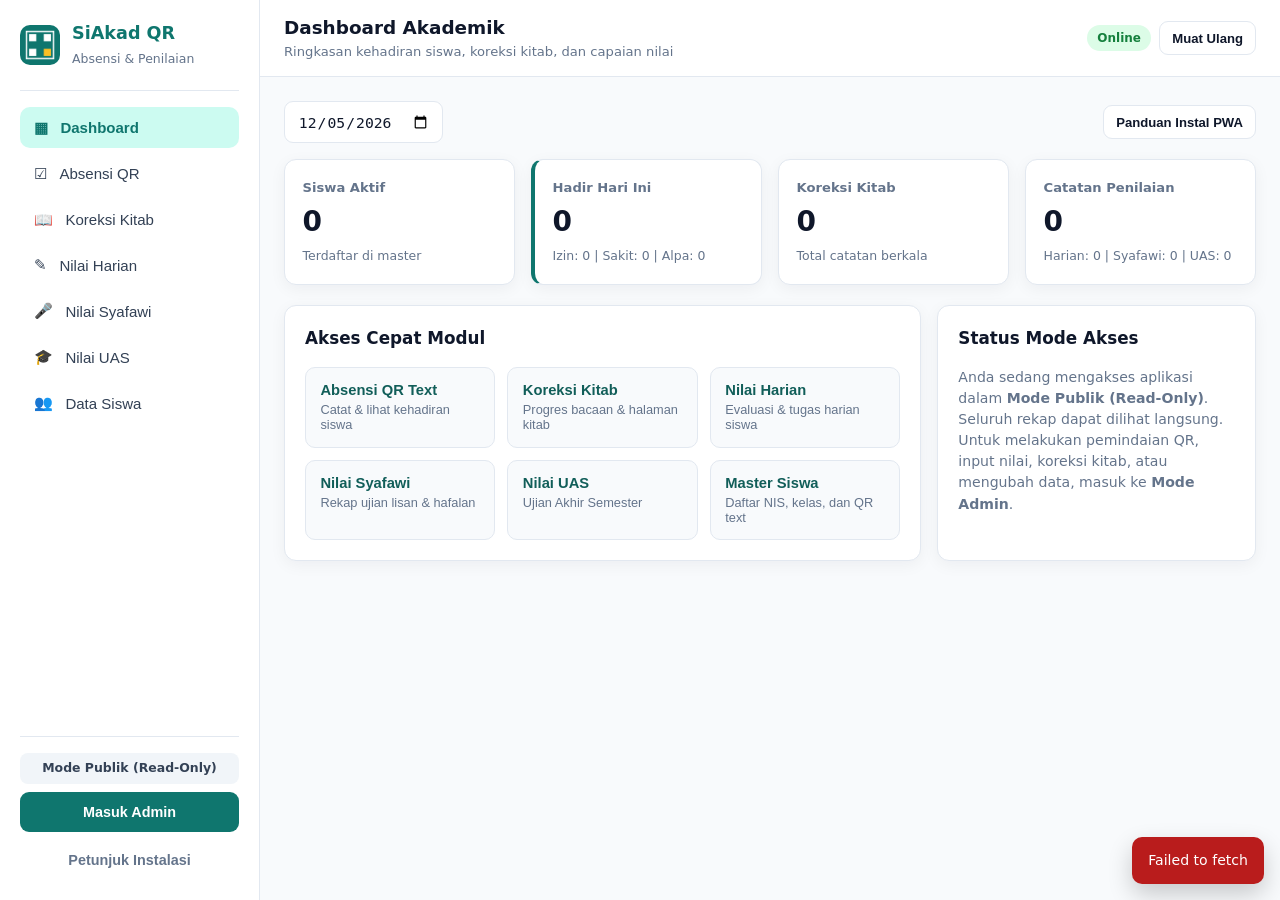
<file: index.html>
<!DOCTYPE html>
<html lang="id">
<head>
  <meta charset="UTF-8">
  <meta name="viewport" content="width=device-width, initial-scale=1.0, viewport-fit=cover">
  <meta name="theme-color" content="#0f766e">
  <meta name="description" content="Sistem Pendataan Absensi QR Text, Koreksi Kitab Berkala, Nilai Harian, Syafawi, dan UAS Siswa.">
  <meta name="apple-mobile-web-app-capable" content="yes">
  <meta name="apple-mobile-web-app-status-bar-style" content="default">
  <title>SiAkad QR — Absensi & Akademik Siswa</title>
  <link rel="manifest" href="./manifest.webmanifest">
  <link rel="icon" type="image/png" sizes="192x192" href="./assets/icons/icon-192.png">
  <link rel="apple-touch-icon" href="./assets/icons/icon-192.png">
  <link rel="stylesheet" href="./assets/css/styles.css">
</head>
<body>
  <div class="app-shell">
    <!-- Sidebar Navigasi (Desktop) -->
    <aside class="sidebar" aria-label="Navigasi Utama">
      <div class="brand">
        <img src="./assets/icons/icon-192.png" alt="Logo SiAkad QR" class="brand-logo">
        <div>
          <h1 class="brand-title">SiAkad QR</h1>
          <span class="brand-subtitle">Absensi &amp; Penilaian</span>
        </div>
      </div>

      <nav class="nav-list" id="desktop-nav">
        <button type="button" class="nav-item active" data-view="dashboard">
          <span class="nav-icon" aria-hidden="true">&#9638;</span>
          <span>Dashboard</span>
        </button>
        <button type="button" class="nav-item" data-view="attendance">
          <span class="nav-icon" aria-hidden="true">&#9745;</span>
          <span>Absensi QR</span>
        </button>
        <button type="button" class="nav-item" data-view="kitab">
          <span class="nav-icon" aria-hidden="true">&#128214;</span>
          <span>Koreksi Kitab</span>
        </button>
        <button type="button" class="nav-item" data-view="daily">
          <span class="nav-icon" aria-hidden="true">&#9998;</span>
          <span>Nilai Harian</span>
        </button>
        <button type="button" class="nav-item" data-view="syafawi">
          <span class="nav-icon" aria-hidden="true">&#127908;</span>
          <span>Nilai Syafawi</span>
        </button>
        <button type="button" class="nav-item" data-view="uas">
          <span class="nav-icon" aria-hidden="true">&#127891;</span>
          <span>Nilai UAS</span>
        </button>
        <button type="button" class="nav-item" data-view="students">
          <span class="nav-icon" aria-hidden="true">&#128101;</span>
          <span>Data Siswa</span>
        </button>
      </nav>

      <div class="sidebar-footer">
        <div id="role-indicator-desktop" class="role-badge role-public">Mode Publik (Read-Only)</div>
        <button type="button" id="btn-admin-desktop" class="btn btn-primary btn-block">Masuk Admin</button>
        <button type="button" id="btn-install-desktop" class="btn btn-outline btn-block hidden">Instal Aplikasi (PWA)</button>
        <button type="button" id="btn-install-guide-desktop" class="btn btn-ghost btn-block">Petunjuk Instalasi</button>
      </div>
    </aside>

    <!-- Area Konten Utama -->
    <div class="main-wrapper">
      <!-- Topbar Mobile & Status -->
      <header class="topbar">
        <div class="topbar-left">
          <img src="./assets/icons/icon-192.png" alt="Logo" class="topbar-logo mobile-only">
          <div>
            <h2 id="page-title" class="page-title">Dashboard Akademik</h2>
            <p id="page-subtitle" class="page-subtitle">Pantauan kehadiran &amp; capaian belajar siswa</p>
          </div>
        </div>
        <div class="topbar-actions">
          <span id="connection-badge" class="status-pill status-online">Online</span>
          <button type="button" id="btn-refresh" class="btn btn-outline btn-sm" title="Muat Ulang Data">Muat Ulang</button>
          <button type="button" id="btn-install-mobile" class="btn btn-outline btn-sm mobile-only hidden">Instal</button>
          <button type="button" id="btn-admin-mobile" class="btn btn-primary btn-sm mobile-only">Admin</button>
        </div>
      </header>

      <!-- Banner Pembaruan Versi Service Worker -->
      <div id="sw-update-banner" class="update-banner hidden" role="status">
        <span>Versi baru aplikasi tersedia.</span>
        <button type="button" id="btn-sw-reload" class="btn btn-sm btn-primary">Perbarui Sekarang</button>
      </div>

      <!-- Banner Peringatan Konfigurasi API -->
      <div id="config-warning-banner" class="warning-banner hidden" role="alert">
        <strong>Perhatian:</strong> URL Google Apps Script Web App belum diatur pada <code>js/config.js</code>. Aplikasi berjalan dalam mode pratinjau kosong sampai URL API dipasang.
      </div>

      <!-- Kontainer State Global (Loading / Error) -->
      <main class="content-area" id="app-content">
        <!-- VIEW: DASHBOARD -->
        <section id="view-dashboard" class="view-section active">
          <div class="section-toolbar">
            <div class="filter-group">
              <label for="dashboard-date" class="sr-only">Tanggal Ringkasan</label>
              <input type="date" id="dashboard-date" class="form-control">
            </div>
            <div class="toolbar-right">
              <button type="button" id="btn-open-install-guide" class="btn btn-outline btn-sm">Panduan Instal PWA</button>
            </div>
          </div>

          <div class="stats-grid" id="dashboard-stats">
            <article class="stat-card">
              <span class="stat-label">Siswa Aktif</span>
              <strong class="stat-value" id="stat-students">0</strong>
              <span class="stat-meta">Terdaftar di master</span>
            </article>
            <article class="stat-card stat-success">
              <span class="stat-label">Hadir Hari Ini</span>
              <strong class="stat-value" id="stat-hadir">0</strong>
              <span class="stat-meta" id="stat-attendance-detail">Izin: 0 | Sakit: 0 | Alpa: 0</span>
            </article>
            <article class="stat-card">
              <span class="stat-label">Koreksi Kitab</span>
              <strong class="stat-value" id="stat-kitab">0</strong>
              <span class="stat-meta">Total catatan berkala</span>
            </article>
            <article class="stat-card">
              <span class="stat-label">Catatan Penilaian</span>
              <strong class="stat-value" id="stat-grades">0</strong>
              <span class="stat-meta" id="stat-grades-detail">Harian: 0 | Syafawi: 0 | UAS: 0</span>
            </article>
          </div>

          <div class="dashboard-panels">
            <div class="card">
              <div class="card-header">
                <h3>Akses Cepat Modul</h3>
              </div>
              <div class="quick-links">
                <button type="button" class="quick-card" data-jump="attendance">
                  <strong>Absensi QR Text</strong>
                  <span>Catat &amp; lihat kehadiran siswa</span>
                </button>
                <button type="button" class="quick-card" data-jump="kitab">
                  <strong>Koreksi Kitab</strong>
                  <span>Progres bacaan &amp; halaman kitab</span>
                </button>
                <button type="button" class="quick-card" data-jump="daily">
                  <strong>Nilai Harian</strong>
                  <span>Evaluasi &amp; tugas harian siswa</span>
                </button>
                <button type="button" class="quick-card" data-jump="syafawi">
                  <strong>Nilai Syafawi</strong>
                  <span>Rekap ujian lisan &amp; hafalan</span>
                </button>
                <button type="button" class="quick-card" data-jump="uas">
                  <strong>Nilai UAS</strong>
                  <span>Ujian Akhir Semester</span>
                </button>
                <button type="button" class="quick-card" data-jump="students">
                  <strong>Master Siswa</strong>
                  <span>Daftar NIS, kelas, dan QR text</span>
                </button>
              </div>
            </div>

            <div class="card">
              <div class="card-header">
                <h3>Status Mode Akses</h3>
              </div>
              <p id="access-mode-description" class="muted-text">
                Anda sedang mengakses aplikasi dalam <strong>Mode Publik (Read-Only)</strong>. Seluruh rekap dapat dilihat langsung. Untuk melakukan pemindaian QR, input nilai, koreksi kitab, atau mengubah data, masuk ke <strong>Mode Admin</strong>.
              </p>
            </div>
          </div>
        </section>

        <!-- VIEW: ABSENSI QR -->
        <section id="view-attendance" class="view-section">
          <!-- Panel Scan QR Khusus Admin -->
          <div id="admin-qr-panel" class="card admin-only hidden">
            <div class="card-header">
              <h3>Pemindaian / Input Absensi QR Text</h3>
              <button type="button" id="btn-toggle-camera" class="btn btn-outline btn-sm">Buka Kamera QR</button>
            </div>

            <div id="camera-container" class="camera-box hidden">
              <video id="qr-video" playsinline muted></video>
              <p id="camera-status" class="muted-text">Arahkan kamera ke kode QR siswa...</p>
            </div>

            <form id="form-qr-attendance" class="form-grid">
              <div class="form-group span-2">
                <label for="qr-input-text">QR Text Siswa *</label>
                <input type="text" id="qr-input-text" class="form-control" placeholder="Tempel atau pindai QR text sesuai pola siswa..." autocomplete="off" required>
              </div>
              <div class="form-group">
                <label for="qr-date">Tanggal *</label>
                <input type="date" id="qr-date" class="form-control" required>
              </div>
              <div class="form-group">
                <label for="qr-session">Sesi *</label>
                <input type="text" id="qr-session" class="form-control" value="Pagi" placeholder="Contoh: Pagi / Sore" required>
              </div>
              <div class="form-group">
                <label for="qr-status">Status Kehadiran *</label>
                <select id="qr-status" class="form-control" required>
                  <option value="HADIR">HADIR</option>
                  <option value="IZIN">IZIN</option>
                  <option value="SAKIT">SAKIT</option>
                  <option value="ALPA">ALPA</option>
                </select>
              </div>
              <div class="form-group">
                <label for="qr-notes">Catatan (Opsional)</label>
                <input type="text" id="qr-notes" class="form-control" placeholder="Keterangan tambahan">
              </div>
              <div class="form-actions span-2">
                <button type="submit" class="btn btn-primary">Simpan Absensi QR</button>
                <button type="button" id="btn-open-manual-attendance" class="btn btn-outline">Input Absensi Manual</button>
              </div>
            </form>
          </div>

          <div class="card">
            <div class="card-header">
              <h3>Daftar Kehadiran Siswa</h3>
              <span id="count-attendance" class="badge">0 data</span>
            </div>
            <div class="filter-bar">
              <input type="search" id="filter-attendance-search" class="form-control" placeholder="Cari nama atau NIS...">
              <input type="date" id="filter-attendance-date" class="form-control">
              <select id="filter-attendance-class" class="form-control">
                <option value="">Semua Kelas</option>
              </select>
              <button type="button" id="btn-apply-attendance-filter" class="btn btn-secondary">Filter</button>
            </div>
            <div id="list-attendance" class="data-container"></div>
          </div>
        </section>

        <!-- VIEW: KOREKSI KITAB -->
        <section id="view-kitab" class="view-section">
          <div class="card">
            <div class="card-header">
              <h3>Pendataan Koreksi Kitab Berkala</h3>
              <div class="header-actions">
                <span id="count-kitab" class="badge">0 data</span>
                <button type="button" class="btn btn-primary btn-sm admin-only hidden" data-create-module="kitab">+ Tambah Koreksi</button>
              </div>
            </div>
            <div class="filter-bar">
              <input type="search" id="filter-kitab-search" class="form-control" placeholder="Cari nama, NIS, atau kitab...">
              <input type="date" id="filter-kitab-date" class="form-control">
              <select id="filter-kitab-class" class="form-control">
                <option value="">Semua Kelas</option>
              </select>
              <button type="button" id="btn-apply-kitab-filter" class="btn btn-secondary">Filter</button>
            </div>
            <div id="list-kitab" class="data-container"></div>
          </div>
        </section>

        <!-- VIEW: NILAI HARIAN -->
        <section id="view-daily" class="view-section">
          <div class="card">
            <div class="card-header">
              <h3>Pendataan Nilai Harian</h3>
              <div class="header-actions">
                <span id="count-daily" class="badge">0 data</span>
                <button type="button" class="btn btn-primary btn-sm admin-only hidden" data-create-module="daily">+ Tambah Nilai Harian</button>
              </div>
            </div>
            <div class="filter-bar">
              <input type="search" id="filter-daily-search" class="form-control" placeholder="Cari nama, NIS, atau materi...">
              <input type="date" id="filter-daily-date" class="form-control">
              <select id="filter-daily-class" class="form-control">
                <option value="">Semua Kelas</option>
              </select>
              <button type="button" id="btn-apply-daily-filter" class="btn btn-secondary">Filter</button>
            </div>
            <div id="list-daily" class="data-container"></div>
          </div>
        </section>

        <!-- VIEW: NILAI SYAFAWI -->
        <section id="view-syafawi" class="view-section">
          <div class="card">
            <div class="card-header">
              <h3>Pendataan Nilai Syafawi</h3>
              <div class="header-actions">
                <span id="count-syafawi" class="badge">0 data</span>
                <button type="button" class="btn btn-primary btn-sm admin-only hidden" data-create-module="syafawi">+ Tambah Nilai Syafawi</button>
              </div>
            </div>
            <div class="filter-bar">
              <input type="search" id="filter-syafawi-search" class="form-control" placeholder="Cari nama, NIS, atau materi...">
              <input type="text" id="filter-syafawi-period" class="form-control" placeholder="Filter periode (mis. Ganjil 2026/2027)">
              <select id="filter-syafawi-class" class="form-control">
                <option value="">Semua Kelas</option>
              </select>
              <button type="button" id="btn-apply-syafawi-filter" class="btn btn-secondary">Filter</button>
            </div>
            <div id="list-syafawi" class="data-container"></div>
          </div>
        </section>

        <!-- VIEW: NILAI UAS -->
        <section id="view-uas" class="view-section">
          <div class="card">
            <div class="card-header">
              <h3>Pendataan Ujian Akhir Semester (UAS)</h3>
              <div class="header-actions">
                <span id="count-uas" class="badge">0 data</span>
                <button type="button" class="btn btn-primary btn-sm admin-only hidden" data-create-module="uas">+ Tambah Nilai UAS</button>
              </div>
            </div>
            <div class="filter-bar">
              <input type="search" id="filter-uas-search" class="form-control" placeholder="Cari nama, NIS, atau mapel...">
              <select id="filter-uas-period" class="form-control">
                <option value="">Semua Semester</option>
                <option value="GANJIL">GANJIL</option>
                <option value="GENAP">GENAP</option>
              </select>
              <select id="filter-uas-class" class="form-control">
                <option value="">Semua Kelas</option>
              </select>
              <button type="button" id="btn-apply-uas-filter" class="btn btn-secondary">Filter</button>
            </div>
            <div id="list-uas" class="data-container"></div>
          </div>
        </section>

        <!-- VIEW: DATA SISWA -->
        <section id="view-students" class="view-section">
          <div class="card">
            <div class="card-header">
              <h3>Master Data Siswa</h3>
              <div class="header-actions">
                <span id="count-students" class="badge">0 siswa</span>
                <button type="button" class="btn btn-primary btn-sm admin-only hidden" data-create-module="students">+ Tambah Siswa</button>
              </div>
            </div>
            <div class="filter-bar">
              <input type="search" id="filter-students-search" class="form-control" placeholder="Cari nama, NIS, atau QR text...">
              <select id="filter-students-class" class="form-control">
                <option value="">Semua Kelas</option>
              </select>
              <button type="button" id="btn-apply-students-filter" class="btn btn-secondary">Filter</button>
            </div>
            <div id="list-students" class="data-container"></div>
          </div>
        </section>
      </main>
    </div>

    <!-- Bottom Navigation Bar (HP Android) -->
    <nav class="bottom-nav mobile-only" id="mobile-nav" aria-label="Navigasi Mobile">
      <button type="button" class="bottom-nav-item active" data-view="dashboard">
        <span>&#9638;</span>
        <small>Beranda</small>
      </button>
      <button type="button" class="bottom-nav-item" data-view="attendance">
        <span>&#9745;</span>
        <small>Absensi</small>
      </button>
      <button type="button" class="bottom-nav-item" data-view="kitab">
        <span>&#128214;</span>
        <small>Kitab</small>
      </button>
      <button type="button" class="bottom-nav-item" data-view="daily">
        <span>&#9998;</span>
        <small>Harian</small>
      </button>
      <button type="button" class="bottom-nav-item" data-view="syafawi">
        <span>&#127908;</span>
        <small>Syafawi</small>
      </button>
      <button type="button" class="bottom-nav-item" data-view="uas">
        <span>&#127891;</span>
        <small>UAS</small>
      </button>
      <button type="button" class="bottom-nav-item" data-view="students">
        <span>&#128101;</span>
        <small>Siswa</small>
      </button>
    </nav>
  </div>

  <!-- MODAL: LOGIN ADMIN -->
  <div id="modal-admin-login" class="modal-backdrop hidden" role="dialog" aria-modal="true" aria-labelledby="modal-admin-title">
    <div class="modal-card">
      <div class="modal-header">
        <h3 id="modal-admin-title">Masuk Mode Admin</h3>
        <button type="button" class="btn-close" data-close-modal="modal-admin-login" aria-label="Tutup">&times;</button>
      </div>
      <form id="form-admin-login" class="modal-body">
        <p class="muted-text">Masukkan PIN Admin untuk mengaktifkan fitur tambah, ubah, hapus, dan pemindaian absensi QR.</p>
        <div class="form-group">
          <label for="admin-pin-input">PIN Admin</label>
          <input type="password" id="admin-pin-input" class="form-control" inputmode="numeric" autocomplete="current-password" placeholder="Masukkan PIN Admin" required>
        </div>
        <div class="modal-footer">
          <button type="button" class="btn btn-outline" data-close-modal="modal-admin-login">Batal</button>
          <button type="submit" class="btn btn-primary" id="btn-submit-pin">Verifikasi PIN</button>
        </div>
      </form>
    </div>
  </div>

  <!-- MODAL: FORM CRUD DINAMIS (CREATE / UPDATE) -->
  <div id="modal-record-form" class="modal-backdrop hidden" role="dialog" aria-modal="true" aria-labelledby="modal-record-title">
    <div class="modal-card modal-lg">
      <div class="modal-header">
        <h3 id="modal-record-title">Formulir Data</h3>
        <button type="button" class="btn-close" data-close-modal="modal-record-form" aria-label="Tutup">&times;</button>
      </div>
      <form id="form-record-dynamic" class="modal-body">
        <div id="dynamic-form-fields" class="form-grid"></div>
        <div class="modal-footer">
          <button type="button" class="btn btn-outline" data-close-modal="modal-record-form">Batal</button>
          <button type="submit" class="btn btn-primary" id="btn-save-record">Simpan Data</button>
        </div>
      </form>
    </div>
  </div>

  <!-- MODAL: PETUNJUK INSTALASI PWA -->
  <div id="modal-install-guide" class="modal-backdrop hidden" role="dialog" aria-modal="true" aria-labelledby="modal-install-title">
    <div class="modal-card">
      <div class="modal-header">
        <h3 id="modal-install-title">Petunjuk Instalasi Aplikasi (PWA)</h3>
        <button type="button" class="btn-close" data-close-modal="modal-install-guide" aria-label="Tutup">&times;</button>
      </div>
      <div class="modal-body">
        <h4>Google Chrome di HP Android</h4>
        <ol class="guide-list">
          <li>Buka alamat aplikasi ini menggunakan browser <strong>Google Chrome</strong>.</li>
          <li>Ketuk ikon menu <strong>titik tiga (&#8942;)</strong> di pojok kanan atas browser.</li>
          <li>Pilih <strong>Instal aplikasi</strong> atau <strong>Tambahkan ke layar utama</strong>.</li>
          <li>Konfirmasi pemasangan; ikon <strong>SiAkad QR</strong> akan muncul di layar utama dan berjalan layar penuh (<em>standalone</em>).</li>
        </ol>
        <h4>Google Chrome di Desktop (Windows / macOS / Linux)</h4>
        <ol class="guide-list">
          <li>Buka aplikasi ini di <strong>Google Chrome</strong>.</li>
          <li>Klik ikon <strong>Instal SiAkad QR</strong> di sisi kanan bilah alamat (URL bar) atau melalui menu <strong>&#8942; &rarr; Simpan dan bagikan &rarr; Instal halaman sebagai aplikasi</strong>.</li>
          <li>Klik <strong>Instal</strong> untuk membuka aplikasi di jendela terpisah.</li>
        </ol>
      </div>
    </div>
  </div>

  <!-- TOAST NOTIFICATION -->
  <div id="toast-container" class="toast-container" aria-live="polite"></div>

  <script type="module" src="./js/app.js"></script>
</body>
</html>
</file>
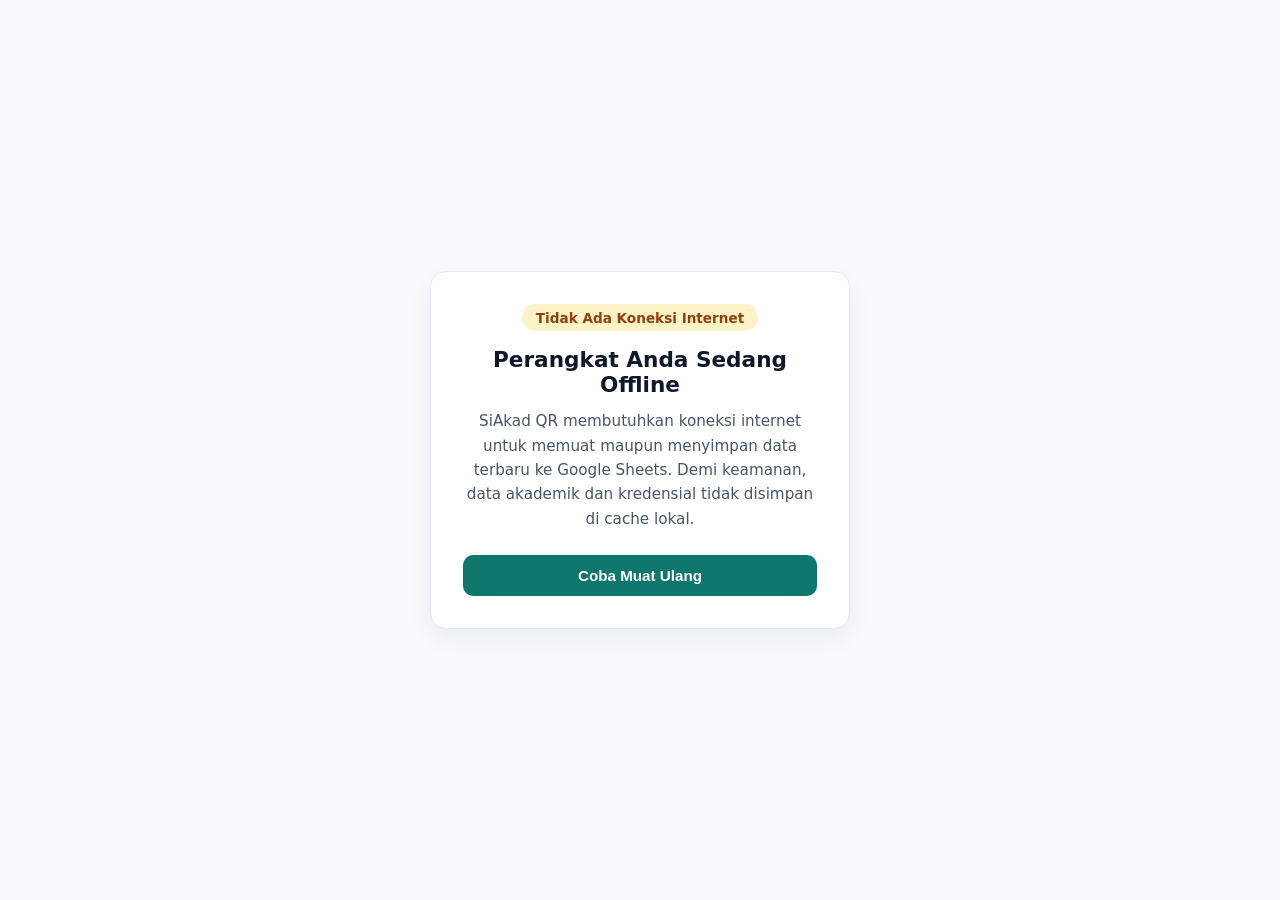
<file: offline.html>
<!DOCTYPE html>
<html lang="id">
<head>
  <meta charset="UTF-8">
  <meta name="viewport" content="width=device-width, initial-scale=1.0">
  <meta name="theme-color" content="#0f766e">
  <title>Offline — SiAkad QR</title>
  <style>
    * { box-sizing: border-box; margin: 0; padding: 0; }
    body {
      font-family: system-ui, -apple-system, BlinkMacSystemFont, "Segoe UI", Roboto, sans-serif;
      background: #f8fafc;
      color: #0f172a;
      min-height: 100vh;
      display: flex;
      align-items: center;
      justify-content: center;
      padding: 1.5rem;
    }
    .offline-card {
      background: #ffffff;
      border: 1px solid #e2e8f0;
      border-radius: 16px;
      max-width: 420px;
      width: 100%;
      padding: 2rem;
      text-align: center;
      box-shadow: 0 10px 25px rgba(15, 23, 42, 0.06);
    }
    .offline-badge {
      display: inline-block;
      background: #fef3c7;
      color: #92400e;
      font-weight: 600;
      font-size: 0.85rem;
      padding: 0.35rem 0.85rem;
      border-radius: 999px;
      margin-bottom: 1rem;
    }
    h1 { font-size: 1.35rem; margin-bottom: 0.75rem; }
    p { color: #475569; font-size: 0.95rem; line-height: 1.6; margin-bottom: 1.5rem; }
    button {
      background: #0f766e;
      color: #ffffff;
      border: none;
      border-radius: 10px;
      padding: 0.75rem 1.25rem;
      font-size: 0.95rem;
      font-weight: 600;
      cursor: pointer;
      width: 100%;
    }
    button:hover { background: #115e59; }
  </style>
</head>
<body>
  <div class="offline-card">
    <span class="offline-badge">Tidak Ada Koneksi Internet</span>
    <h1>Perangkat Anda Sedang Offline</h1>
    <p>
      SiAkad QR membutuhkan koneksi internet untuk memuat maupun menyimpan data terbaru ke Google Sheets. Demi keamanan, data akademik dan kredensial tidak disimpan di cache lokal.
    </p>
    <button type="button" onclick="window.location.reload()">Coba Muat Ulang</button>
  </div>
</body>
</html>
</file>
<file: assets/css/styles.css>
:root {
  --primary: #0f766e;
  --primary-hover: #115e59;
  --primary-soft: #ccfbf1;
  --secondary: #334155;
  --bg: #f8fafc;
  --surface: #ffffff;
  --border: #e2e8f0;
  --text: #0f172a;
  --text-muted: #64748b;
  --success: #15803d;
  --success-bg: #dcfce7;
  --warning: #b45309;
  --warning-bg: #fef3c7;
  --danger: #b91c1c;
  --danger-bg: #fee2e2;
  --radius: 12px;
  --shadow: 0 4px 16px rgba(15, 23, 42, 0.05);
  --sidebar-width: 260px;
  --bottom-nav-height: 64px;
}

* {
  box-sizing: border-box;
  margin: 0;
  padding: 0;
}

body {
  font-family: system-ui, -apple-system, BlinkMacSystemFont, "Segoe UI", Roboto, sans-serif;
  background-color: var(--bg);
  color: var(--text);
  line-height: 1.5;
  -webkit-font-smoothing: antialiased;
}

.hidden {
  display: none !important;
}

.sr-only {
  position: absolute;
  width: 1px;
  height: 1px;
  overflow: hidden;
  clip: rect(0, 0, 0, 0);
}

/* App Shell Layout */
.app-shell {
  display: flex;
  min-height: 100vh;
}

.sidebar {
  width: var(--sidebar-width);
  background: var(--surface);
  border-right: 1px solid var(--border);
  display: flex;
  flex-direction: column;
  padding: 1.25rem;
  position: fixed;
  top: 0;
  bottom: 0;
  left: 0;
  z-index: 30;
}

.brand {
  display: flex;
  align-items: center;
  gap: 0.75rem;
  padding-bottom: 1.25rem;
  border-bottom: 1px solid var(--border);
  margin-bottom: 1rem;
}

.brand-logo {
  width: 40px;
  height: 40px;
  border-radius: 10px;
}

.brand-title {
  font-size: 1.1rem;
  font-weight: 700;
  color: var(--primary);
}

.brand-subtitle {
  font-size: 0.78rem;
  color: var(--text-muted);
}

.nav-list {
  display: flex;
  flex-direction: column;
  gap: 0.35rem;
  flex: 1;
}

.nav-item {
  display: flex;
  align-items: center;
  gap: 0.75rem;
  width: 100%;
  padding: 0.7rem 0.9rem;
  border: none;
  background: transparent;
  border-radius: 10px;
  color: var(--secondary);
  font-size: 0.94rem;
  font-weight: 500;
  cursor: pointer;
  text-align: left;
  transition: background 0.15s, color 0.15s;
}

.nav-item:hover {
  background: #f1f5f9;
  color: var(--text);
}

.nav-item.active {
  background: var(--primary-soft);
  color: var(--primary);
  font-weight: 700;
}

.sidebar-footer {
  border-top: 1px solid var(--border);
  padding-top: 1rem;
  display: flex;
  flex-direction: column;
  gap: 0.5rem;
}

.role-badge {
  font-size: 0.78rem;
  font-weight: 600;
  text-align: center;
  padding: 0.4rem 0.6rem;
  border-radius: 8px;
}

.role-public {
  background: #f1f5f9;
  color: var(--secondary);
}

.role-admin {
  background: var(--success-bg);
  color: var(--success);
}

/* Main Content Area */
.main-wrapper {
  flex: 1;
  margin-left: var(--sidebar-width);
  display: flex;
  flex-direction: column;
  min-width: 0;
}

.topbar {
  background: var(--surface);
  border-bottom: 1px solid var(--border);
  padding: 0.9rem 1.5rem;
  display: flex;
  align-items: center;
  justify-content: space-between;
  gap: 1rem;
  position: sticky;
  top: 0;
  z-index: 20;
}

.topbar-left {
  display: flex;
  align-items: center;
  gap: 0.75rem;
}

.topbar-logo {
  width: 34px;
  height: 34px;
  border-radius: 8px;
}

.page-title {
  font-size: 1.15rem;
  font-weight: 700;
}

.page-subtitle {
  font-size: 0.82rem;
  color: var(--text-muted);
}

.topbar-actions {
  display: flex;
  align-items: center;
  gap: 0.5rem;
}

.status-pill {
  font-size: 0.75rem;
  font-weight: 600;
  padding: 0.25rem 0.65rem;
  border-radius: 999px;
}

.status-online {
  background: var(--success-bg);
  color: var(--success);
}

.status-offline {
  background: var(--warning-bg);
  color: var(--warning);
}

.update-banner,
.warning-banner {
  padding: 0.75rem 1.5rem;
  display: flex;
  align-items: center;
  justify-content: space-between;
  gap: 1rem;
  font-size: 0.88rem;
}

.update-banner {
  background: var(--primary-soft);
  color: var(--primary-hover);
}

.warning-banner {
  background: var(--warning-bg);
  color: var(--warning);
}

.content-area {
  padding: 1.5rem;
  max-width: 1280px;
  width: 100%;
  margin: 0 auto;
}

.view-section {
  display: none;
}

.view-section.active {
  display: block;
}

/* Cards & Grids */
.card {
  background: var(--surface);
  border: 1px solid var(--border);
  border-radius: var(--radius);
  padding: 1.25rem;
  box-shadow: var(--shadow);
  margin-bottom: 1.25rem;
}

.card-header {
  display: flex;
  align-items: center;
  justify-content: space-between;
  gap: 0.75rem;
  margin-bottom: 1rem;
  flex-wrap: wrap;
}

.card-header h3 {
  font-size: 1.05rem;
  font-weight: 700;
}

.header-actions {
  display: flex;
  align-items: center;
  gap: 0.6rem;
}

.section-toolbar {
  display: flex;
  align-items: center;
  justify-content: space-between;
  gap: 0.75rem;
  margin-bottom: 1rem;
  flex-wrap: wrap;
}

.stats-grid {
  display: grid;
  grid-template-columns: repeat(4, 1fr);
  gap: 1rem;
  margin-bottom: 1.25rem;
}

.stat-card {
  background: var(--surface);
  border: 1px solid var(--border);
  border-radius: var(--radius);
  padding: 1.1rem;
  box-shadow: var(--shadow);
  display: flex;
  flex-direction: column;
  gap: 0.25rem;
}

.stat-card.stat-success {
  border-left: 4px solid var(--primary);
}

.stat-label {
  font-size: 0.82rem;
  color: var(--text-muted);
  font-weight: 600;
}

.stat-value {
  font-size: 1.75rem;
  font-weight: 800;
  color: var(--text);
}

.stat-meta {
  font-size: 0.78rem;
  color: var(--text-muted);
}

.dashboard-panels {
  display: grid;
  grid-template-columns: 2fr 1fr;
  gap: 1rem;
}

.quick-links {
  display: grid;
  grid-template-columns: repeat(3, 1fr);
  gap: 0.75rem;
}

.quick-card {
  border: 1px solid var(--border);
  background: #f8fafc;
  border-radius: 10px;
  padding: 0.9rem;
  text-align: left;
  cursor: pointer;
  display: flex;
  flex-direction: column;
  gap: 0.25rem;
  transition: border-color 0.15s, background 0.15s;
}

.quick-card:hover {
  border-color: var(--primary);
  background: var(--primary-soft);
}

.quick-card strong {
  font-size: 0.92rem;
  color: var(--primary-hover);
}

.quick-card span {
  font-size: 0.8rem;
  color: var(--text-muted);
}

/* Forms & Filter Bars */
.filter-bar {
  display: grid;
  grid-template-columns: 2fr 1fr 1fr auto;
  gap: 0.65rem;
  margin-bottom: 1rem;
}

.form-grid {
  display: grid;
  grid-template-columns: repeat(2, 1fr);
  gap: 0.9rem;
}

.form-group {
  display: flex;
  flex-direction: column;
  gap: 0.35rem;
}

.form-group.span-2,
.form-actions.span-2 {
  grid-column: span 2;
}

.form-group label {
  font-size: 0.85rem;
  font-weight: 600;
  color: var(--secondary);
}

.form-control {
  width: 100%;
  min-height: 42px;
  padding: 0.55rem 0.8rem;
  border: 1px solid var(--border);
  border-radius: 9px;
  font-size: 0.92rem;
  color: var(--text);
  background: #ffffff;
}

.form-control:focus {
  outline: 2px solid var(--primary-soft);
  border-color: var(--primary);
}

.form-actions {
  display: flex;
  gap: 0.65rem;
  flex-wrap: wrap;
}

/* Buttons */
.btn {
  display: inline-flex;
  align-items: center;
  justify-content: center;
  gap: 0.4rem;
  min-height: 40px;
  padding: 0.5rem 1rem;
  border-radius: 9px;
  font-size: 0.9rem;
  font-weight: 600;
  border: 1px solid transparent;
  cursor: pointer;
  transition: background 0.15s, border-color 0.15s;
}

.btn-sm {
  min-height: 34px;
  padding: 0.35rem 0.75rem;
  font-size: 0.82rem;
}

.btn-block {
  width: 100%;
}

.btn-primary {
  background: var(--primary);
  color: #ffffff;
}

.btn-primary:hover {
  background: var(--primary-hover);
}

.btn-secondary {
  background: var(--secondary);
  color: #ffffff;
}

.btn-outline {
  background: #ffffff;
  border-color: var(--border);
  color: var(--text);
}

.btn-outline:hover {
  background: #f1f5f9;
}

.btn-danger {
  background: var(--danger-bg);
  color: var(--danger);
}

.btn-ghost {
  background: transparent;
  color: var(--text-muted);
}

/* Data Table (Desktop) */
.table-responsive {
  overflow-x: auto;
}

.data-table {
  width: 100%;
  border-collapse: collapse;
  font-size: 0.9rem;
}

.data-table th,
.data-table td {
  padding: 0.75rem 0.85rem;
  border-bottom: 1px solid var(--border);
  text-align: left;
  vertical-align: middle;
}

.data-table th {
  background: #f8fafc;
  color: var(--secondary);
  font-weight: 700;
  font-size: 0.82rem;
  text-transform: uppercase;
  letter-spacing: 0.02em;
}

.data-table tr:hover td {
  background: #f8fafc;
}

.row-actions {
  display: flex;
  gap: 0.4rem;
}

/* Mobile Record Cards */
.mobile-cards {
  display: none;
}

.record-card {
  border: 1px solid var(--border);
  border-radius: 10px;
  padding: 0.9rem;
  margin-bottom: 0.75rem;
  background: #ffffff;
}

.record-card-top {
  display: flex;
  justify-content: space-between;
  align-items: flex-start;
  gap: 0.5rem;
  margin-bottom: 0.5rem;
}

.record-card-meta {
  display: grid;
  grid-template-columns: 1fr 1fr;
  gap: 0.4rem 0.75rem;
  font-size: 0.84rem;
  color: var(--secondary);
}

.record-card-actions {
  margin-top: 0.75rem;
  padding-top: 0.65rem;
  border-top: 1px solid var(--border);
  display: flex;
  gap: 0.5rem;
}

/* Badges & States */
.badge {
  display: inline-block;
  padding: 0.2rem 0.6rem;
  border-radius: 999px;
  font-size: 0.76rem;
  font-weight: 700;
  background: #e2e8f0;
  color: var(--secondary);
}

.badge-HADIR,
.badge-ACTIVE {
  background: var(--success-bg);
  color: var(--success);
}

.badge-IZIN,
.badge-SAKIT {
  background: var(--warning-bg);
  color: var(--warning);
}

.badge-ALPA,
.badge-INACTIVE {
  background: var(--danger-bg);
  color: var(--danger);
}

.state-box {
  text-align: center;
  padding: 2.25rem 1rem;
  color: var(--text-muted);
}

.state-box.state-error {
  color: var(--danger);
}

.spinner {
  width: 32px;
  height: 32px;
  border: 3px solid var(--border);
  border-top-color: var(--primary);
  border-radius: 50%;
  animation: spin 0.8s linear infinite;
  margin: 0 auto 0.75rem;
}

@keyframes spin {
  to { transform: rotate(360deg); }
}

/* Camera Box */
.camera-box {
  background: #0f172a;
  border-radius: 10px;
  padding: 0.75rem;
  margin-bottom: 1rem;
  text-align: center;
}

.camera-box video {
  width: 100%;
  max-height: 280px;
  border-radius: 8px;
  object-fit: cover;
}

.camera-box .muted-text {
  color: #cbd5e1;
  margin-top: 0.5rem;
}

/* Modals & Toasts */
.modal-backdrop {
  position: fixed;
  inset: 0;
  background: rgba(15, 23, 42, 0.55);
  display: flex;
  align-items: center;
  justify-content: center;
  padding: 1rem;
  z-index: 50;
}

.modal-card {
  background: var(--surface);
  border-radius: 14px;
  width: 100%;
  max-width: 460px;
  max-height: 90vh;
  overflow-y: auto;
  box-shadow: 0 20px 40px rgba(15, 23, 42, 0.2);
}

.modal-card.modal-lg {
  max-width: 640px;
}

.modal-header {
  display: flex;
  align-items: center;
  justify-content: space-between;
  padding: 1rem 1.25rem;
  border-bottom: 1px solid var(--border);
}

.btn-close {
  background: transparent;
  border: none;
  font-size: 1.5rem;
  line-height: 1;
  cursor: pointer;
  color: var(--text-muted);
}

.modal-body {
  padding: 1.25rem;
  display: flex;
  flex-direction: column;
  gap: 0.9rem;
}

.modal-footer {
  display: flex;
  justify-content: flex-end;
  gap: 0.6rem;
  margin-top: 0.5rem;
}

.guide-list {
  padding-left: 1.25rem;
  font-size: 0.9rem;
  color: var(--secondary);
  display: flex;
  flex-direction: column;
  gap: 0.4rem;
}

.toast-container {
  position: fixed;
  right: 1rem;
  bottom: 1rem;
  z-index: 60;
  display: flex;
  flex-direction: column;
  gap: 0.5rem;
  max-width: 360px;
}

.toast {
  background: #0f172a;
  color: #ffffff;
  padding: 0.8rem 1rem;
  border-radius: 10px;
  font-size: 0.88rem;
  box-shadow: 0 10px 25px rgba(0, 0, 0, 0.2);
}

.toast.toast-success { background: var(--success); }
.toast.toast-error { background: var(--danger); }

.muted-text {
  color: var(--text-muted);
  font-size: 0.88rem;
}

.mobile-only {
  display: none;
}

/* Responsive Layout untuk HP Android (< 768px) */
@media (max-width: 767px) {
  .sidebar {
    display: none;
  }

  .mobile-only {
    display: inline-flex;
  }

  .main-wrapper {
    margin-left: 0;
    padding-bottom: calc(var(--bottom-nav-height) + env(safe-area-inset-bottom) + 1rem);
  }

  .topbar {
    padding: 0.75rem 1rem;
  }

  .page-subtitle {
    display: none;
  }

  .content-area {
    padding: 1rem;
  }

  .stats-grid {
    grid-template-columns: repeat(2, 1fr);
    gap: 0.75rem;
  }

  .dashboard-panels {
    grid-template-columns: 1fr;
  }

  .quick-links {
    grid-template-columns: repeat(2, 1fr);
  }

  .filter-bar {
    grid-template-columns: 1fr;
  }

  .form-grid {
    grid-template-columns: 1fr;
  }

  .form-group.span-2,
  .form-actions.span-2 {
    grid-column: span 1;
  }

  /* Ganti tabel desktop dengan card-stack mobile */
  .table-responsive {
    display: none;
  }

  .mobile-cards {
    display: block;
  }

  .bottom-nav {
    position: fixed;
    left: 0;
    right: 0;
    bottom: 0;
    height: calc(var(--bottom-nav-height) + env(safe-area-inset-bottom));
    padding-bottom: env(safe-area-inset-bottom);
    background: var(--surface);
    border-top: 1px solid var(--border);
    display: grid;
    grid-template-columns: repeat(7, 1fr);
    z-index: 40;
  }

  .bottom-nav-item {
    border: none;
    background: transparent;
    display: flex;
    flex-direction: column;
    align-items: center;
    justify-content: center;
    gap: 2px;
    color: var(--text-muted);
    font-size: 0.95rem;
    cursor: pointer;
    padding: 0.25rem 0;
  }

  .bottom-nav-item small {
    font-size: 0.65rem;
    font-weight: 600;
  }

  .bottom-nav-item.active {
    color: var(--primary);
    background: #f0fdfa;
  }

  .toast-container {
    left: 1rem;
    right: 1rem;
    bottom: calc(var(--bottom-nav-height) + 0.75rem);
    max-width: none;
  }
}
</file>
